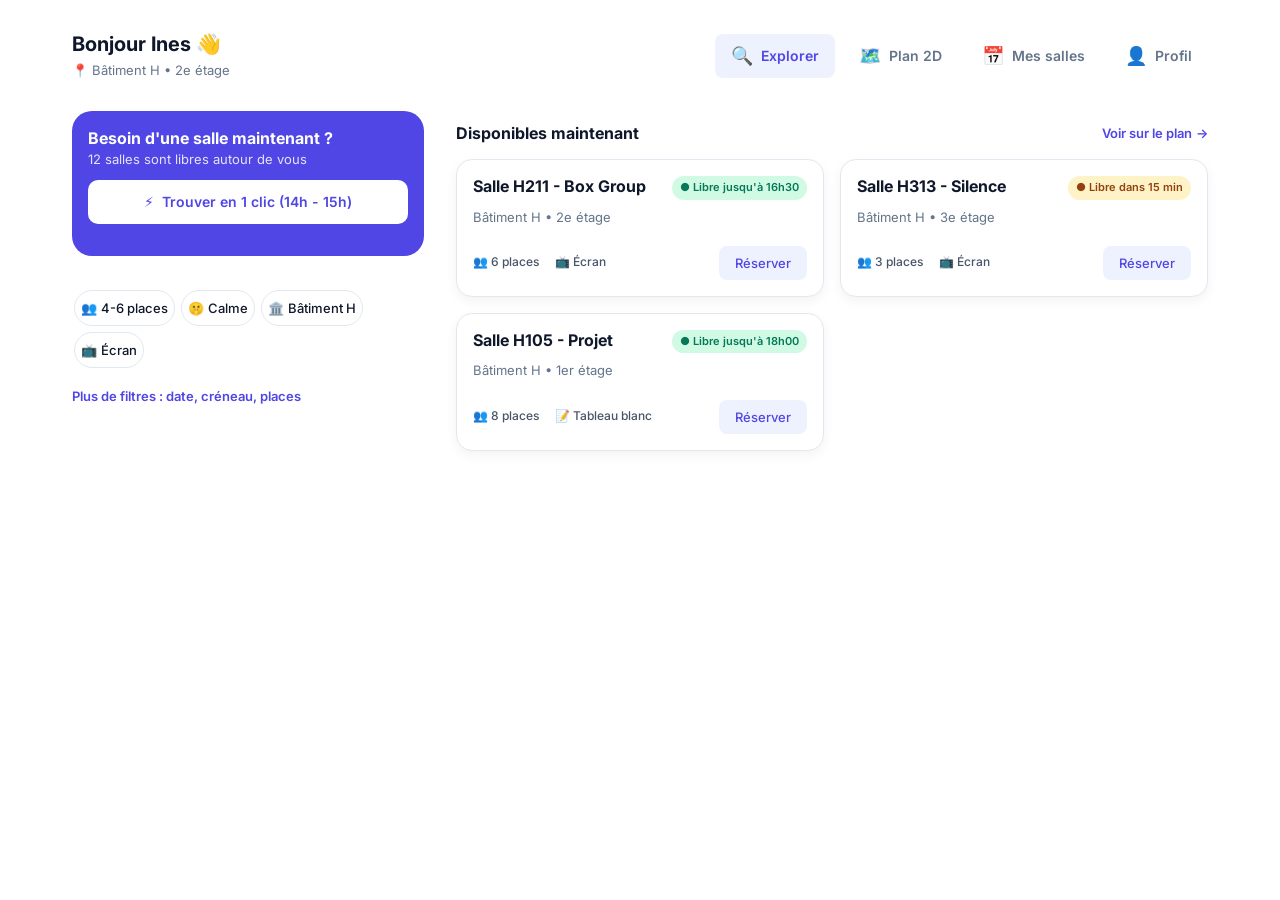
<file: index.html>
<!DOCTYPE html>
<html lang="fr">
<head>
  <meta charset="utf-8">
  <meta name="viewport" content="width=device-width, initial-scale=1">
  <title>Explorer les salles libres · CampusRoom</title>
  <link rel="preconnect" href="https://fonts.googleapis.com">
  <link rel="preconnect" href="https://fonts.gstatic.com" crossorigin>
  <link rel="stylesheet" href="https://fonts.googleapis.com/css2?family=Inter:wght@400;500;600;700&amp;display=swap">
  <link rel="stylesheet" href="tokens.css">
  <link rel="stylesheet" href="styles.css">
</head>
<body class="app">

  <a class="lien-evitement" href="#contenu">Aller au contenu</a>

  <header class="entete">
    <div class="entete__salut">
      <h1 class="entete__titre">Bonjour Ines <span aria-hidden="true">👋</span></h1>
      <p class="entete__lieu"><span aria-hidden="true">📍</span> Bâtiment H • 2e étage</p>
    </div>
    <a class="avatar" href="connexion.html" aria-label="Mon profil (Ines)">I</a>
  </header>

  <nav class="nav" aria-label="Principale">
    <ul class="nav__liste">
      <li><a class="nav__lien" href="index.html" aria-current="page"><span class="nav__icone" aria-hidden="true">🔍</span>Explorer</a></li>
      <li><a class="nav__lien" href="#"><span class="nav__icone" aria-hidden="true">🗺️</span>Plan 2D</a></li>
      <li><a class="nav__lien" href="confirmation.html"><span class="nav__icone" aria-hidden="true">📅</span>Mes salles</a></li>
      <li><a class="nav__lien" href="connexion.html"><span class="nav__icone" aria-hidden="true">👤</span>Profil</a></li>
    </ul>
  </nav>

  <main id="contenu" class="page">

    <!-- Bloc principal : réservation en un clic -->
    <section class="bloc-rapide" aria-labelledby="titre-rapide">
      <h2 id="titre-rapide" class="bloc-rapide__titre">Besoin d'une salle maintenant ?</h2>
      <p class="bloc-rapide__texte">12 salles sont libres autour de vous</p>
      <a class="bouton bouton--clair" href="salle.html">
        <span aria-hidden="true">⚡</span> Trouver en 1 clic (14h - 15h)
      </a>
    </section>

    <!-- Filtres de recherche -->
    <section class="filtres" aria-labelledby="titre-filtres">
      <h2 id="titre-filtres" class="sr-only">Filtrer les salles</h2>

      <form class="filtres__formulaire" action="#" method="get">
        <fieldset class="puces">
          <legend class="sr-only">Critères</legend>
          <label class="puce">
            <input class="puce__case" type="checkbox" name="critere" value="4-6-places">
            <span class="puce__texte"><span aria-hidden="true">👥</span> 4-6 places</span>
          </label>
          <label class="puce">
            <input class="puce__case" type="checkbox" name="critere" value="calme">
            <span class="puce__texte"><span aria-hidden="true">🤫</span> Calme</span>
          </label>
          <label class="puce">
            <input class="puce__case" type="checkbox" name="critere" value="batiment-h">
            <span class="puce__texte"><span aria-hidden="true">🏛️</span> Bâtiment H</span>
          </label>
          <label class="puce">
            <input class="puce__case" type="checkbox" name="critere" value="ecran">
            <span class="puce__texte"><span aria-hidden="true">📺</span> Écran</span>
          </label>
        </fieldset>

        <details class="filtres__plus">
          <summary class="filtres__resume">Plus de filtres : date, créneau, places</summary>

          <div class="filtres__champs">
            <div class="champ">
              <label class="champ__label" for="date">Date</label>
              <input class="champ__saisie" id="date" name="date" type="date" value="2026-10-18" required>
            </div>

            <div class="champ-groupe">
              <div class="champ">
                <label class="champ__label" for="debut">De</label>
                <input class="champ__saisie" id="debut" name="debut" type="time" value="14:00" step="900" required>
              </div>
              <div class="champ">
                <label class="champ__label" for="fin">À</label>
                <input class="champ__saisie" id="fin" name="fin" type="time" value="15:00" step="900" required>
              </div>
            </div>

            <div class="champ">
              <label class="champ__label" for="places">Nombre de places</label>
              <input class="champ__saisie" id="places" name="places" type="number" min="1" max="20" value="4" aria-describedby="places-aide">
              <p class="champ__aide" id="places-aide">Entre 1 et 20 personnes</p>
            </div>

            <button class="bouton bouton--primaire" type="submit">Rechercher</button>
          </div>
        </details>
      </form>
    </section>

    <!-- Résultats -->
    <section class="resultats" aria-labelledby="titre-resultats">
      <div class="resultats__entete">
        <h2 id="titre-resultats" class="resultats__titre">Disponibles maintenant</h2>
        <a class="lien" href="#">Voir sur le plan <span aria-hidden="true">→</span></a>
      </div>

      <ul class="liste-salles">
        <li>
          <article class="carte">
            <div class="carte__haut">
              <h3 class="carte__titre">Salle H211 - Box Group</h3>
              <p class="badge badge--libre"><span aria-hidden="true">●</span> Libre jusqu'à 16h30</p>
            </div>
            <p class="carte__lieu">Bâtiment H • 2e étage</p>
            <div class="carte__pied">
              <ul class="carte__equipements">
                <li><span aria-hidden="true">👥</span> 6 places</li>
                <li><span aria-hidden="true">📺</span> Écran</li>
              </ul>
              <a class="bouton bouton--secondaire" href="salle.html">Réserver<span class="sr-only"> la salle H211</span></a>
            </div>
          </article>
        </li>

        <li>
          <article class="carte">
            <div class="carte__haut">
              <h3 class="carte__titre">Salle H313 - Silence</h3>
              <p class="badge badge--bientot"><span aria-hidden="true">●</span> Libre dans 15 min</p>
            </div>
            <p class="carte__lieu">Bâtiment H • 3e étage</p>
            <div class="carte__pied">
              <ul class="carte__equipements">
                <li><span aria-hidden="true">👥</span> 3 places</li>
                <li><span aria-hidden="true">📺</span> Écran</li>
              </ul>
              <a class="bouton bouton--secondaire" href="salle.html">Réserver<span class="sr-only"> la salle H313</span></a>
            </div>
          </article>
        </li>

        <li>
          <article class="carte">
            <div class="carte__haut">
              <h3 class="carte__titre">Salle H105 - Projet</h3>
              <p class="badge badge--libre"><span aria-hidden="true">●</span> Libre jusqu'à 18h00</p>
            </div>
            <p class="carte__lieu">Bâtiment H • 1er étage</p>
            <div class="carte__pied">
              <ul class="carte__equipements">
                <li><span aria-hidden="true">👥</span> 8 places</li>
                <li><span aria-hidden="true">📝</span> Tableau blanc</li>
              </ul>
              <a class="bouton bouton--secondaire" href="salle.html">Réserver<span class="sr-only"> la salle H105</span></a>
            </div>
          </article>
        </li>
      </ul>
    </section>

  </main>

</body>
</html>
</file>
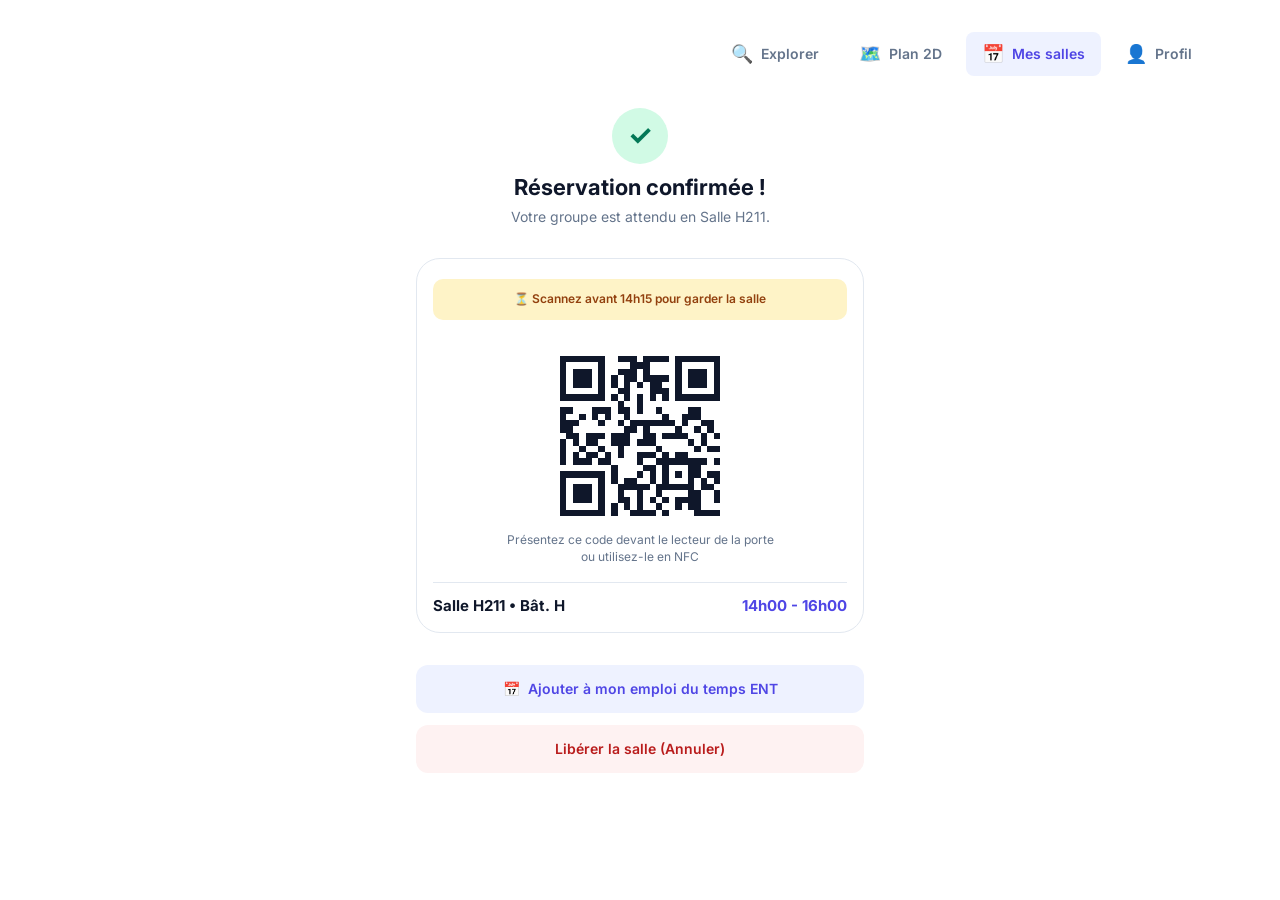
<file: confirmation.html>
<!DOCTYPE html>
<html lang="fr">
<head>
  <meta charset="utf-8">
  <meta name="viewport" content="width=device-width, initial-scale=1">
  <title>Réservation confirmée · CampusRoom</title>
  <link rel="preconnect" href="https://fonts.googleapis.com">
  <link rel="preconnect" href="https://fonts.gstatic.com" crossorigin>
  <link rel="stylesheet" href="https://fonts.googleapis.com/css2?family=Inter:wght@400;500;600;700&amp;display=swap">
  <link rel="stylesheet" href="tokens.css">
  <link rel="stylesheet" href="styles.css">
</head>
<body class="app">

  <a class="lien-evitement" href="#contenu">Aller au contenu</a>

  <nav class="nav" aria-label="Principale">
    <ul class="nav__liste">
      <li><a class="nav__lien" href="index.html"><span class="nav__icone" aria-hidden="true">🔍</span>Explorer</a></li>
      <li><a class="nav__lien" href="#"><span class="nav__icone" aria-hidden="true">🗺️</span>Plan 2D</a></li>
      <li><a class="nav__lien" href="confirmation.html" aria-current="page"><span class="nav__icone" aria-hidden="true">📅</span>Mes salles</a></li>
      <li><a class="nav__lien" href="connexion.html"><span class="nav__icone" aria-hidden="true">👤</span>Profil</a></li>
    </ul>
  </nav>

  <main id="contenu" class="confirmation">

    <div class="confirmation__entete">
      <p class="confirmation__icone" aria-hidden="true">✓</p>
      <h1 class="confirmation__titre">Réservation confirmée !</h1>
      <p class="confirmation__texte">Votre groupe est attendu en Salle H211.</p>
    </div>

    <section class="billet" aria-labelledby="titre-billet">
      <h2 id="titre-billet" class="sr-only">Votre accès à la salle</h2>
      <p class="billet__alerte"><span aria-hidden="true">⏳</span> Scannez avant 14h15 pour garder la salle</p>
      <img class="billet__qr" src="images/qr-code.svg" width="160" height="160"
           alt="QR code d'accès à la salle H211, de 14h00 à 16h00">
      <p class="billet__aide">Présentez ce code devant le lecteur de la porte ou utilisez-le en NFC</p>
      <p class="billet__resume">
        <span class="billet__salle">Salle H211 • Bât. H</span>
        <span class="billet__heure">14h00 - 16h00</span>
      </p>
    </section>

    <div class="confirmation__actions">
      <button class="bouton bouton--clair-large" type="button">
        <span aria-hidden="true">📅</span> Ajouter à mon emploi du temps ENT
      </button>
      <a class="bouton bouton--danger" href="index.html">Libérer la salle (Annuler)</a>
    </div>

  </main>

</body>
</html>
</file>
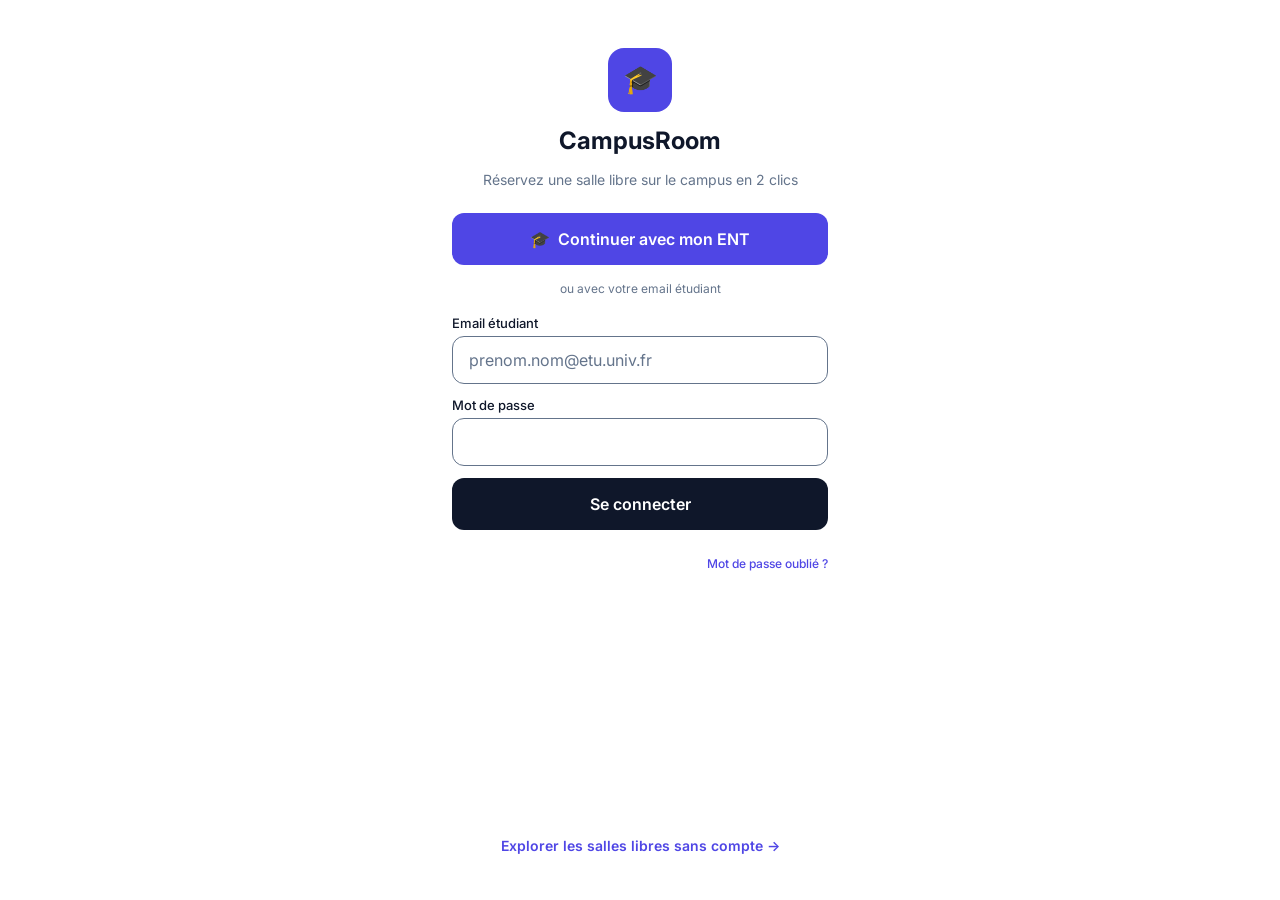
<file: connexion.html>
<!DOCTYPE html>
<html lang="fr">
<head>
  <meta charset="utf-8">
  <meta name="viewport" content="width=device-width, initial-scale=1">
  <title>Connexion · CampusRoom</title>
  <link rel="preconnect" href="https://fonts.googleapis.com">
  <link rel="preconnect" href="https://fonts.gstatic.com" crossorigin>
  <link rel="stylesheet" href="https://fonts.googleapis.com/css2?family=Inter:wght@400;500;600;700&amp;display=swap">
  <link rel="stylesheet" href="tokens.css">
  <link rel="stylesheet" href="styles.css">
</head>
<body>

  <main class="connexion">

    <header class="connexion__entete">
      <p class="connexion__logo" aria-hidden="true">🎓</p>
      <h1 class="connexion__marque">CampusRoom</h1>
      <p class="connexion__accroche">Réservez une salle libre sur le campus en 2 clics</p>
    </header>

    <a class="bouton bouton--primaire bouton--large" href="index.html">
      <span aria-hidden="true">🎓</span> Continuer avec mon ENT
    </a>

    <p class="connexion__separateur">ou avec votre email étudiant</p>

    <!-- L'envoi réel du formulaire sera géré en JavaScript (séance 4) -->
    <form class="connexion__formulaire" action="index.html" method="get">
      <div class="champ">
        <label class="champ__label" for="email">Email étudiant</label>
        <input class="champ__saisie champ__saisie--large" id="email" name="email" type="email" autocomplete="email" placeholder="prenom.nom@etu.univ.fr" required>
      </div>

      <div class="champ">
        <label class="champ__label" for="mot-de-passe">Mot de passe</label>
        <input class="champ__saisie champ__saisie--large" id="mot-de-passe" type="password" autocomplete="current-password" required>
      </div>

      <button class="bouton bouton--sombre bouton--large" type="submit">Se connecter</button>

      <a class="lien connexion__oubli" href="#">Mot de passe oublié ?</a>
    </form>

    <a class="lien connexion__invite" href="index.html">
      Explorer les salles libres sans compte <span aria-hidden="true">→</span>
    </a>

  </main>

</body>
</html>
</file>
<file: tokens.css>
/* =========================================================
   tokens.css · Design tokens de CampusRoom (Salle Libre)
   Valeurs relevées dans la maquette Figma (écran 01_Accueil).
   Niveau 1 : primitives · Niveau 2 : sémantiques
   ========================================================= */

:root {
  /* ---------- Couleurs : primitives ---------- */
  --indigo-700: #4338CA;
  --indigo-600: #4F46E5;
  --indigo-100: #E0E7FF;
  --indigo-50:  #EEF2FF;
  --ardoise-900: #0F172A;
  --ardoise-600: #475569;
  --ardoise-500: #64748B;
  --ardoise-400: #94A3B8;
  --ardoise-300: #CBD5E1;
  --ardoise-200: #E2E8F0;
  --ardoise-100: #F1F5F9;
  --blanc: #FFFFFF;
  /* Vert et ambre foncés par rapport à la maquette (#059669, #D97706)
     pour atteindre un contraste de 4,5:1 sur leur fond de badge. */
  --vert-700: #047857;
  --vert-100: #D1FAE5;
  --ambre-800: #92400E;
  --ambre-100: #FEF3C7;
  /* Rouge foncé par rapport à la maquette (#EF4444) pour le contraste */
  --rouge-700: #B91C1C;
  --rouge-50: #FEF2F2;

  /* ---------- Couleurs : sémantiques ---------- */
  --color-action: var(--indigo-600);
  --color-action-survol: var(--indigo-700);
  --color-action-clair: var(--indigo-50);
  --color-avatar: var(--indigo-100);
  --color-texte: var(--ardoise-900);
  --color-texte-secondaire: var(--ardoise-500);
  --color-texte-tertiaire: var(--ardoise-600);
  --color-bordure: var(--ardoise-200);
  --color-fond: var(--blanc);
  --color-sur-action: var(--blanc);
  --color-libre: var(--vert-700);
  --color-libre-fond: var(--vert-100);
  --color-bientot: var(--ambre-800);
  --color-bientot-fond: var(--ambre-100);
  --color-sombre: var(--ardoise-900);
  --color-desactive: var(--ardoise-400);
  --color-desactive-fond: var(--ardoise-100);
  --color-image-fond: var(--ardoise-300);
  --color-danger: var(--rouge-700);
  --color-danger-fond: var(--rouge-50);

  /* ---------- Typographie ---------- */
  --font-famille: "Inter", system-ui, -apple-system, "Segoe UI", sans-serif;
  --font-xs: 0.6875rem;   /* 11 px : badges, onglets */
  --font-s: 0.75rem;      /* 12 px : équipements */
  --font-m: 0.8125rem;    /* 13 px : texte secondaire, puces */
  --font-l: 0.875rem;     /* 14 px : bouton du bloc principal */
  --font-xl: 1rem;        /* 16 px : titres de carte et de section */
  --font-xxl: 1.25rem;    /* 20 px : titre de page */
  --font-titre: 1.375rem; /* 22 px : titre de la fiche et de la confirmation */
  --font-marque: 1.5rem;  /* 24 px : nom de l'application */
  --poids-normal: 400;
  --poids-moyen: 500;
  --poids-semi: 600;
  --poids-gras: 700;

  /* ---------- Espacements ---------- */
  --space-1: 0.25rem;  /* 4 px */
  --space-2: 0.5rem;   /* 8 px */
  --space-3: 0.75rem;  /* 12 px */
  --space-4: 1rem;     /* 16 px */
  --space-5: 1.25rem;  /* 20 px : marge de l'écran */
  --space-6: 2rem;     /* 32 px */
  --space-7: 3rem;     /* 48 px */

  /* ---------- Rayons ---------- */
  --radius-s: 0.5rem;     /* 8 px : petit bouton */
  --radius-m: 0.625rem;   /* 10 px : bouton du bloc principal */
  --radius-l: 1rem;       /* 16 px : carte de salle */
  --radius-xl: 1.25rem;   /* 20 px : bloc principal, photo */
  --radius-ml: 0.75rem;   /* 12 px : grands boutons, champs de connexion */
  --radius-xxl: 1.5rem;   /* 24 px : billet de confirmation */
  --radius-pill: 999px;   /* puces et badges */

  /* ---------- Effets ---------- */
  --ombre-carte: 0 4px 12px rgba(15, 23, 42, 0.05);
  --focus-couleur: var(--color-texte);
  --focus-epaisseur: 3px;
}
</file>
<file: styles.css>
/* =========================================================
   styles.css · Intégration de l'écran Explorer (CampusRoom)
   Mobile first : la base vise le téléphone (393 px dans Figma),
   puis deux colonnes filtres / résultats à partir de 48rem.
   ========================================================= */

/* ---------- 1. Base ---------- */

*,
*::before,
*::after {
  box-sizing: border-box;
}

body {
  margin: 0;
  font-family: var(--font-famille);
  font-size: var(--font-xl);
  line-height: 1.4;
  color: var(--color-texte);
  background: var(--color-fond);
}

h1, h2, h3, p, ul, fieldset, legend {
  margin: 0;
  padding: 0;
}

ul {
  list-style: none;
}

fieldset {
  border: 0;
  min-width: 0;
}

a {
  color: inherit;
  text-decoration: none;
}

button,
input {
  font: inherit;
  color: inherit;
}

/* Focus clavier visible sur tous les éléments interactifs */
:focus-visible {
  outline: var(--focus-epaisseur) solid var(--focus-couleur);
  outline-offset: 2px;
}

/* Texte lu par les lecteurs d'écran mais caché à l'écran */
.sr-only {
  position: absolute;
  width: 1px;
  height: 1px;
  padding: 0;
  margin: -1px;
  overflow: hidden;
  clip: rect(0, 0, 0, 0);
  white-space: nowrap;
  border: 0;
}

/* Lien d'évitement : visible seulement au clavier */
.lien-evitement {
  position: absolute;
  left: var(--space-4);
  top: -3rem;
  z-index: 10;
  padding: var(--space-2) var(--space-4);
  background: var(--color-texte);
  color: var(--color-fond);
  border-radius: var(--radius-s);
}

.lien-evitement:focus {
  top: var(--space-4);
}

/* ---------- 2. En-tête ---------- */

.entete {
  display: flex;
  justify-content: space-between;
  align-items: flex-start;
  gap: var(--space-4);
  padding: var(--space-4) var(--space-5) 0;
}

.entete__salut {
  display: flex;
  flex-direction: column;
  gap: var(--space-1);
}

.entete__titre {
  font-size: var(--font-xxl);
  font-weight: var(--poids-gras);
  line-height: 1.25;
}

.entete__lieu {
  font-size: var(--font-m);
  color: var(--color-texte-secondaire);
}

.avatar {
  display: grid;
  place-items: center;
  flex-shrink: 0;
  width: 2.75rem;          /* 44 px : cible tactile minimale */
  height: 2.75rem;
  border-radius: 50%;
  background: var(--color-avatar);
  font-size: var(--font-xxl);
  font-weight: var(--poids-gras);
}

/* ---------- 3. Navigation principale (barre du bas sur mobile) ---------- */

.nav {
  position: fixed;
  right: 0;
  bottom: 0;
  left: 0;
  z-index: 5;
  background: var(--color-fond);
  border-top: 1px solid var(--color-bordure);
  padding: var(--space-1) var(--space-4) var(--space-5);
}

.nav__liste {
  display: flex;
  justify-content: space-around;
}

.nav__lien {
  display: flex;
  flex-direction: column;
  align-items: center;
  gap: var(--space-1);
  min-width: 4.75rem;
  min-height: 2.75rem;
  padding: var(--space-1) 0;
  font-size: var(--font-xs);
  font-weight: var(--poids-semi);
  color: var(--color-texte-secondaire);
  border-radius: var(--radius-s);
}

.nav__icone {
  font-size: 1.125rem;
  line-height: 1;
}

.nav__lien[aria-current="page"] {
  color: var(--color-action);
}

/* ---------- 4. Mise en page de la page ---------- */

.page {
  display: flex;
  flex-direction: column;
  gap: var(--space-4);
  padding: var(--space-4) var(--space-5);
  /* Laisse la place à la barre de navigation fixe */
  padding-bottom: 7rem;
}

/* ---------- 5. Composant : bouton ---------- */

.bouton {
  display: inline-flex;
  align-items: center;
  justify-content: center;
  gap: var(--space-2);
  min-height: 2.75rem;
  padding: var(--space-3) var(--space-5);
  border: 0;
  border-radius: var(--radius-m);
  font-weight: var(--poids-semi);
  text-align: center;
  cursor: pointer;
}

.bouton--primaire {
  background: var(--color-action);
  color: var(--color-sur-action);
}

.bouton--primaire:hover {
  background: var(--color-action-survol);
}

/* Bouton blanc posé sur le bloc indigo */
.bouton--clair {
  width: 100%;
  background: var(--color-fond);
  color: var(--color-action);
  font-size: var(--font-l);
}

.bouton--clair:hover {
  background: var(--color-action-clair);
}

.bouton--clair:focus-visible {
  outline-color: var(--color-fond);
}

/* Petit bouton « Réserver » des cartes */
.bouton--secondaire {
  min-width: 5.5rem;
  min-height: 2.125rem;     /* 34 px dans la maquette */
  padding: var(--space-2) var(--space-4);
  border-radius: var(--radius-s);
  background: var(--color-action-clair);
  color: var(--color-action);
  font-size: var(--font-m);
  font-weight: var(--poids-moyen);
}

.bouton--secondaire:hover {
  background: var(--color-avatar);
}

/* ---------- 6. Bloc principal « Besoin d'une salle maintenant ? » ---------- */

.bloc-rapide {
  display: flex;
  flex-direction: column;
  padding: var(--space-4) var(--space-4) var(--space-6);
  border-radius: var(--radius-xl);
  background: var(--color-action);
  color: var(--color-sur-action);
}

.bloc-rapide__titre {
  font-size: var(--font-xl);
  font-weight: var(--poids-gras);
}

.bloc-rapide__texte {
  margin-bottom: var(--space-3);
  font-size: var(--font-m);
  color: rgba(255, 255, 255, 0.85);
}

/* ---------- 7. Filtres : puces et champs ---------- */

.puces {
  display: flex;
  gap: 0.375rem;              /* 6 px : les 4 puces tiennent sur 393 px */
  overflow-x: auto;           /* défile si l'écran est plus étroit */
  padding: 2px;               /* laisse voir l'anneau de focus */
}

.puce {
  position: relative;
  flex-shrink: 0;
  cursor: pointer;
}

/* La case à cocher reste accessible au clavier mais invisible */
.puce__case,
.creneau__case {
  position: absolute;
  top: 0;
  left: 0;
  width: 100%;
  height: 100%;
  margin: 0;
  opacity: 0;
  cursor: pointer;
}

/* La puce visible (et les étiquettes d'équipement de la fiche) */
.puce__texte,
.etiquette {
  display: inline-flex;
  align-items: center;
  gap: var(--space-1);
  min-height: 2rem;
  padding: var(--space-2) 0.375rem;
  border: 1px solid var(--color-bordure);
  border-radius: var(--radius-pill);
  background: var(--color-fond);
  font-size: var(--font-m);
  font-weight: var(--poids-moyen);
  white-space: nowrap;
}

.puce__case:checked + .puce__texte {
  border-color: var(--color-action);
  background: var(--color-action-clair);
  color: var(--color-action);
}

.puce__case:focus-visible + .puce__texte {
  outline: var(--focus-epaisseur) solid var(--focus-couleur);
  outline-offset: 2px;
}

.filtres__plus {
  margin-top: var(--space-1);
}

.filtres__resume {
  display: inline-flex;
  align-items: center;
  min-height: 2.75rem;
  font-size: var(--font-m);
  font-weight: var(--poids-semi);
  color: var(--color-action);
  cursor: pointer;
}

.filtres__champs {
  display: flex;
  flex-direction: column;
  gap: var(--space-4);
  padding-top: var(--space-2);
}

.champ-groupe {
  display: flex;
  gap: var(--space-3);
}

.champ-groupe > .champ {
  flex: 1;
}

/* ---------- 8. Composant : champ de saisie ---------- */

.champ {
  display: flex;
  flex-direction: column;
  gap: var(--space-1);
}

.champ__label {
  font-size: var(--font-m);
  font-weight: var(--poids-moyen);
}

.champ__saisie {
  width: 100%;
  min-height: 2.75rem;
  padding: var(--space-2) var(--space-3);
  border: 1px solid var(--color-texte-secondaire);  /* contraste 3:1 sur blanc */
  border-radius: var(--radius-m);
  background: var(--color-fond);
  font-size: var(--font-xl);
}

.champ__saisie:focus-visible {
  border-color: var(--color-action);
  outline: 2px solid var(--color-action);
  outline-offset: 0;
}

.champ__aide {
  font-size: var(--font-s);
  color: var(--color-texte-secondaire);
}

/* ---------- 9. Résultats ---------- */

.resultats {
  display: flex;
  flex-direction: column;
  gap: var(--space-1);
}

.resultats__entete {
  display: flex;
  justify-content: space-between;
  align-items: center;
  gap: var(--space-4);
}

.resultats__titre {
  font-size: var(--font-xl);
  font-weight: var(--poids-gras);
}

.lien {
  display: inline-flex;
  align-items: center;
  gap: var(--space-1);
  min-height: 2.75rem;
  font-size: var(--font-m);
  font-weight: var(--poids-semi);
  color: var(--color-action);
  white-space: nowrap;
}

.lien:hover {
  text-decoration: underline;
}

.liste-salles {
  display: grid;
  gap: var(--space-3);
}

/* ---------- 10. Composant : carte de salle ---------- */

.carte {
  display: flex;
  flex-direction: column;
  gap: var(--space-2);
  height: 100%;
  padding: var(--space-4);
  border: 1px solid var(--color-bordure);
  border-radius: var(--radius-l);
  background: var(--color-fond);
  box-shadow: var(--ombre-carte);
}

.carte__haut {
  display: flex;
  justify-content: space-between;
  align-items: flex-start;
  gap: var(--space-2);
}

.carte__titre {
  font-size: var(--font-xl);
  font-weight: var(--poids-gras);
  line-height: 1.25;
}

.carte__lieu {
  font-size: var(--font-m);
  color: var(--color-texte-secondaire);
}

.carte__pied {
  display: flex;
  justify-content: space-between;
  align-items: center;
  gap: var(--space-3);
  margin-top: auto;           /* le pied reste collé en bas de la carte */
  padding-top: var(--space-3);
}

.carte__equipements {
  display: flex;
  flex-wrap: wrap;
  gap: var(--space-2) var(--space-4);
  font-size: var(--font-s);
  font-weight: var(--poids-moyen);
  color: var(--color-texte-tertiaire);
}

/* ---------- 11. Composant : badge de disponibilité ---------- */

.badge {
  flex-shrink: 0;
  padding: var(--space-1) var(--space-2);
  border-radius: var(--radius-pill);
  font-size: var(--font-xs);
  font-weight: var(--poids-semi);
  white-space: nowrap;
}

.badge--libre {
  background: var(--color-libre-fond);
  color: var(--color-libre);
}

.badge--bientot {
  background: var(--color-bientot-fond);
  color: var(--color-bientot);
}

/* ---------- 12. Boutons supplémentaires ---------- */

.bouton--large {
  width: 100%;
  min-height: 3.25rem;        /* 52 px dans la maquette */
  border-radius: var(--radius-ml);
  font-size: var(--font-xl);
}

.bouton--sombre {
  background: var(--color-sombre);
  color: var(--color-sur-action);
}

.bouton--sombre:hover {
  background: var(--color-texte-tertiaire);
}

/* Petit bouton arrondi « + Inviter un étudiant » */
.bouton--pastille {
  min-height: 2rem;
  padding: var(--space-1) var(--space-3);
  border-radius: var(--radius-pill);
  background: var(--color-action);
  color: var(--color-sur-action);
  font-size: var(--font-xs);
  font-weight: var(--poids-gras);
  white-space: nowrap;
}

.bouton--pastille:hover {
  background: var(--color-action-survol);
}

.bouton--clair-large,
.bouton--danger {
  width: 100%;
  min-height: 3rem;
  border-radius: var(--radius-ml);
  font-size: var(--font-l);
}

.bouton--clair-large {
  background: var(--color-action-clair);
  color: var(--color-action);
}

.bouton--clair-large:hover {
  background: var(--color-avatar);
}

.bouton--danger {
  background: var(--color-danger-fond);
  color: var(--color-danger);
}

.bouton--danger:hover {
  text-decoration: underline;
}

/* ---------- 13. Page Connexion ---------- */

.connexion {
  display: flex;
  flex-direction: column;
  gap: var(--space-4);
  min-height: 100vh;
  max-width: 26rem;
  margin: 0 auto;
  padding: var(--space-7) var(--space-5) var(--space-6);
}

.connexion__entete {
  display: flex;
  flex-direction: column;
  align-items: center;
  gap: var(--space-3);
  margin-bottom: var(--space-2);
  text-align: center;
}

.connexion__logo {
  display: grid;
  place-items: center;
  width: 4rem;
  height: 4rem;
  border-radius: var(--radius-l);
  background: var(--color-action);
  font-size: 1.75rem;
}

.connexion__marque {
  font-size: var(--font-marque);
  font-weight: var(--poids-gras);
}

.connexion__accroche {
  font-size: var(--font-l);
  color: var(--color-texte-secondaire);
}

.connexion__separateur {
  text-align: center;
  font-size: var(--font-s);
  color: var(--color-texte-secondaire);
}

.connexion__formulaire {
  display: flex;
  flex-direction: column;
  gap: var(--space-3);
}

.champ__saisie--large {
  min-height: 3rem;
  padding: 0 var(--space-4);
  border-radius: var(--radius-ml);
}

.champ__saisie::placeholder {
  color: var(--color-texte-secondaire);
}

.connexion__oubli {
  align-self: flex-end;
  font-size: var(--font-s);
  font-weight: var(--poids-moyen);
}

/* Le lien « sans compte » reste collé en bas de l'écran */
.connexion__invite {
  margin-top: auto;
  align-self: center;
  font-size: var(--font-l);
}

/* ---------- 14. Page Fiche salle ---------- */

.fiche {
  display: flex;
  flex-direction: column;
  gap: var(--space-4);
  max-width: 40rem;
  margin: 0 auto;
  padding: var(--space-2) var(--space-5) 8rem;
}

.fiche__photo {
  position: relative;
  height: 11.25rem;           /* 180 px */
  overflow: hidden;
  border-radius: var(--radius-xl);
  background: var(--color-image-fond);
}

.fiche__image {
  display: block;
  width: 100%;
  height: 100%;
  object-fit: cover;
}

.fiche__retour {
  position: absolute;
  top: var(--space-4);
  left: var(--space-4);
  display: grid;
  place-items: center;
  width: 2.75rem;
  height: 2.75rem;
  border-radius: var(--radius-pill);
  background: rgba(255, 255, 255, 0.9);
  font-size: var(--font-xl);
  font-weight: var(--poids-gras);
}

.fiche__badge {
  position: absolute;
  right: var(--space-3);
  bottom: var(--space-3);
}

.fiche__infos {
  display: flex;
  flex-direction: column;
  gap: var(--space-1);
}

.fiche__titre {
  font-size: var(--font-titre);
  font-weight: var(--poids-gras);
  line-height: 1.25;
}

.fiche__lieu {
  font-size: var(--font-m);
  color: var(--color-texte-secondaire);
}

.etiquettes {
  display: flex;
  flex-wrap: wrap;
  gap: var(--space-2);
  margin-top: var(--space-1);
}

.fiche__formulaire {
  display: flex;
  flex-direction: column;
  gap: var(--space-4);
  margin-top: var(--space-3);
}

.fiche__section {
  display: flex;
  flex-direction: column;
  gap: var(--space-2);
}

.fiche__section-entete {
  display: flex;
  justify-content: space-between;
  align-items: center;
  gap: var(--space-3);
}

.fiche__sous-titre {
  font-size: var(--font-xl);
  font-weight: var(--poids-gras);
}

.fiche__sous-titre--petit {
  font-size: var(--font-l);
}

.selecteur-jour {
  min-height: 2.75rem;
  border: 0;
  background: transparent;
  font: inherit;
  font-size: var(--font-m);
  font-weight: var(--poids-semi);
  color: var(--color-action);
  cursor: pointer;
}

/* Grille des créneaux : 2 colonnes */
.creneaux {
  display: grid;
  grid-template-columns: 1fr 1fr;
  gap: 0.625rem;
}

.creneau {
  position: relative;
  cursor: pointer;
}

.creneau__texte {
  display: flex;
  align-items: center;
  justify-content: center;
  min-height: 2.75rem;
  padding: var(--space-2);
  border: 1px solid var(--color-bordure);
  border-radius: var(--radius-m);
  background: var(--color-fond);
  font-size: var(--font-xs);
  font-weight: var(--poids-semi);
  text-align: center;
}

.creneau__case:checked + .creneau__texte {
  border-color: var(--color-action);
  background: var(--color-action);
  color: var(--color-sur-action);
}

.creneau__case:checked + .creneau__texte::before {
  content: "✓\00a0";
}

.creneau__case:disabled {
  cursor: not-allowed;
}

.creneau__case:disabled + .creneau__texte {
  border-color: var(--color-desactive-fond);
  background: var(--color-desactive-fond);
  color: var(--color-desactive);
}

.creneau__case:focus-visible + .creneau__texte {
  outline: var(--focus-epaisseur) solid var(--focus-couleur);
  outline-offset: 2px;
}

.participants {
  display: flex;
  justify-content: space-between;
  align-items: center;
  gap: var(--space-3);
  padding: var(--space-3);
  border: 1px solid var(--color-bordure);
  border-radius: var(--radius-ml);
}

.participants__liste {
  display: flex;
  gap: var(--space-3);
}

.participant {
  display: grid;
  place-items: center;
  width: 2rem;
  height: 2rem;
  border-radius: 50%;
  background: var(--color-image-fond);
  font-size: var(--font-l);
  font-weight: var(--poids-gras);
}

/* Bouton de confirmation fixé en bas de l'écran sur mobile */
.barre-action {
  position: fixed;
  right: 0;
  bottom: 0;
  left: 0;
  z-index: 5;
  padding: var(--space-3) var(--space-5) var(--space-6);
  border-top: 1px solid var(--color-bordure);
  background: var(--color-fond);
}

/* ---------- 15. Page Confirmation ---------- */

.confirmation {
  display: flex;
  flex-direction: column;
  gap: var(--space-6);
  padding: var(--space-5) var(--space-5) 7rem;
}

.confirmation__entete {
  display: flex;
  flex-direction: column;
  align-items: center;
  gap: var(--space-1);
  text-align: center;
}

.confirmation__icone {
  display: grid;
  place-items: center;
  width: 3.5rem;
  height: 3.5rem;
  margin-bottom: var(--space-1);
  border-radius: var(--radius-pill);
  background: var(--color-libre-fond);
  color: var(--color-libre);
  font-size: 1.75rem;
  font-weight: var(--poids-gras);
}

.confirmation__titre {
  font-size: var(--font-titre);
  font-weight: var(--poids-gras);
}

.confirmation__texte {
  font-size: var(--font-l);
  color: var(--color-texte-secondaire);
}

.billet {
  display: flex;
  flex-direction: column;
  align-items: center;
  gap: var(--space-4);
  padding: var(--space-5) var(--space-4) var(--space-4);
  border: 1px solid var(--color-bordure);
  border-radius: var(--radius-xxl);
}

.billet__alerte {
  align-self: stretch;
  padding: var(--space-3);
  border-radius: var(--radius-m);
  background: var(--color-bientot-fond);
  color: var(--color-bientot);
  font-size: var(--font-s);
  font-weight: var(--poids-semi);
  text-align: center;
}

.billet__qr {
  margin-top: var(--space-5);
}

.billet__aide {
  max-width: 17rem;
  font-size: var(--font-s);
  color: var(--color-texte-secondaire);
  text-align: center;
}

.billet__resume {
  display: flex;
  justify-content: space-between;
  align-self: stretch;
  gap: var(--space-3);
  padding-top: var(--space-3);
  border-top: 1px solid var(--color-bordure);
  font-size: 0.9375rem;      /* 15 px */
  font-weight: var(--poids-gras);
}

.billet__heure {
  color: var(--color-action);
}

.confirmation__actions {
  display: flex;
  flex-direction: column;
  gap: var(--space-3);
}

/* =========================================================
   À partir de 48rem (768 px) : deux colonnes filtres / résultats
   ========================================================= */

@media (min-width: 48rem) {

  /* Pages avec navigation : Explorer et Mes salles */
  .app {
    display: grid;
    grid-template-columns: 1fr auto;
    grid-template-areas:
      "entete nav"
      "page   page";
    align-items: center;
    max-width: 75rem;
    margin: 0 auto;
    padding: var(--space-6) var(--space-6) 0;
    column-gap: var(--space-6);
  }

  .entete {
    grid-area: entete;
    padding: 0;
  }

  .avatar {
    display: none;            /* le profil est dans la navigation */
  }

  /* La barre du bas devient une navigation horizontale en haut */
  .nav {
    grid-area: nav;
    position: static;
    padding: 0;
    border-top: 0;
    background: none;
  }

  .nav__liste {
    gap: var(--space-2);
  }

  .nav__lien {
    flex-direction: row;
    gap: var(--space-2);
    min-width: 0;
    padding: var(--space-2) var(--space-4);
    font-size: var(--font-l);
  }

  .nav__lien[aria-current="page"] {
    background: var(--color-action-clair);
  }

  .page {
    grid-area: page;
    display: grid;
    grid-template-columns: minmax(17rem, 22rem) 1fr;
    grid-template-rows: auto 1fr;
    grid-template-areas:
      "rapide  resultats"
      "filtres resultats";
    align-items: start;
    gap: var(--space-6);
    padding: var(--space-6) 0;
  }

  .bloc-rapide {
    grid-area: rapide;
  }

  .filtres {
    grid-area: filtres;
  }

  .resultats {
    grid-area: resultats;
    margin-top: 0;
  }

  /* Les puces passent à la ligne au lieu de défiler */
  .puces {
    flex-wrap: wrap;
    overflow: visible;
  }

  /* Galerie de cartes : autant de colonnes que la place le permet */
  .liste-salles {
    grid-template-columns: repeat(auto-fill, minmax(17rem, 1fr));
    gap: var(--space-4);
  }

  /* Fiche salle : la barre d'action reprend sa place dans la page */
  .fiche {
    padding-bottom: var(--space-6);
  }

  .barre-action {
    position: static;
    padding: 0;
    border-top: 0;
  }

  /* Confirmation : colonne centrée sous la navigation */
  .confirmation {
    grid-area: page;
    width: 100%;
    max-width: 28rem;
    margin: 0 auto;
    padding: var(--space-6) 0;
  }
}
</file>
